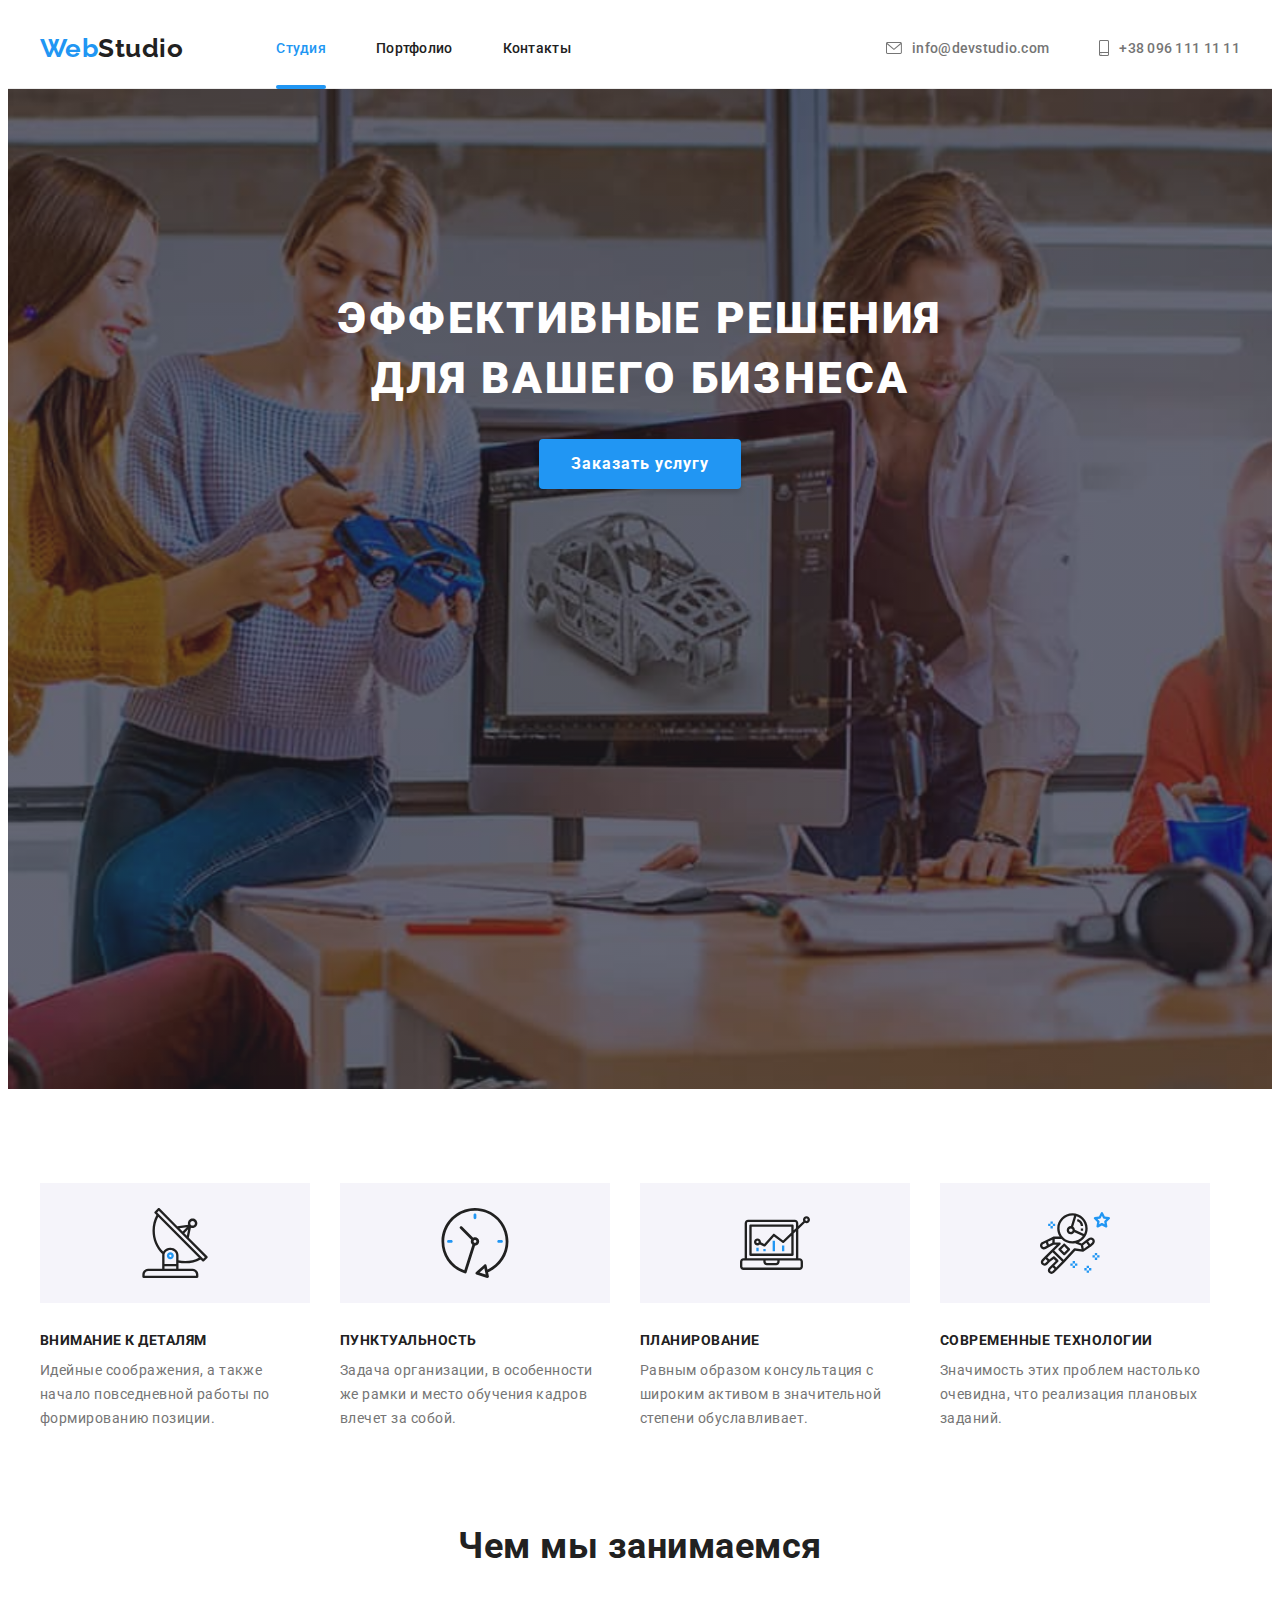
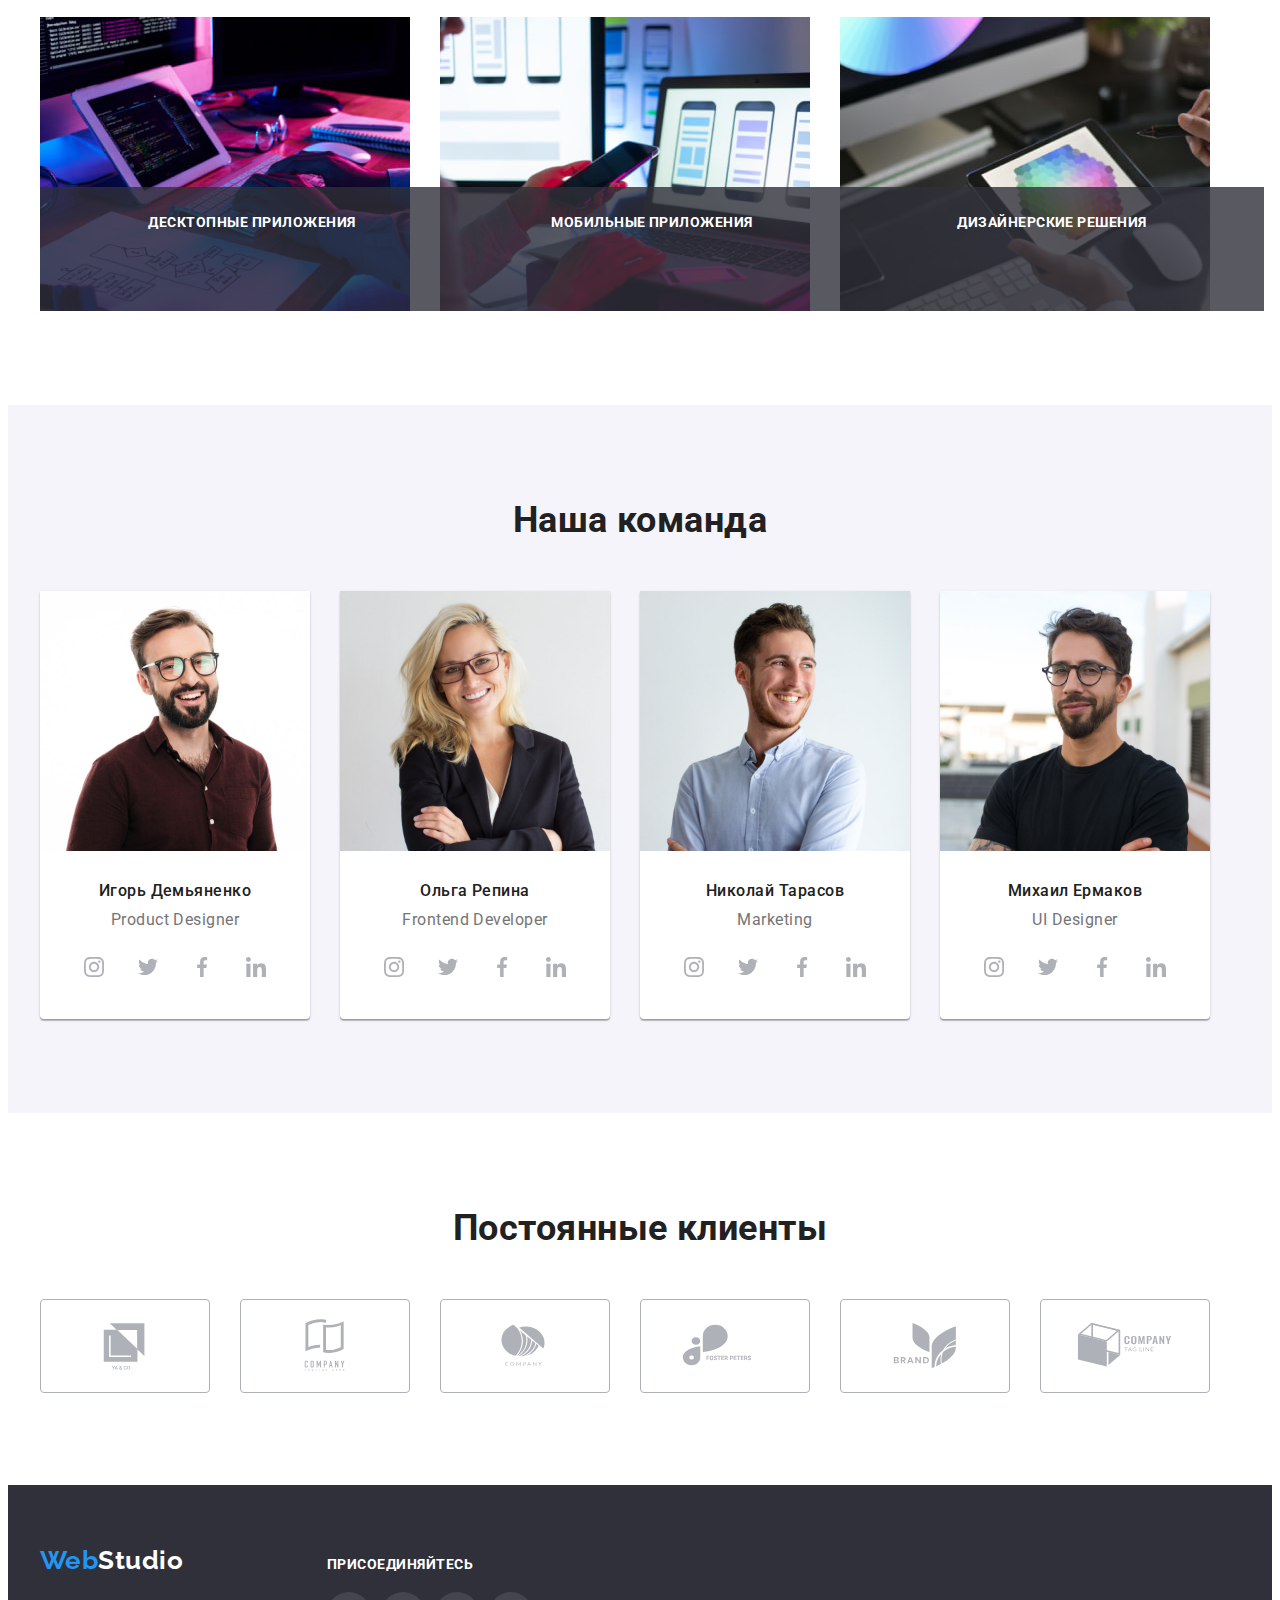
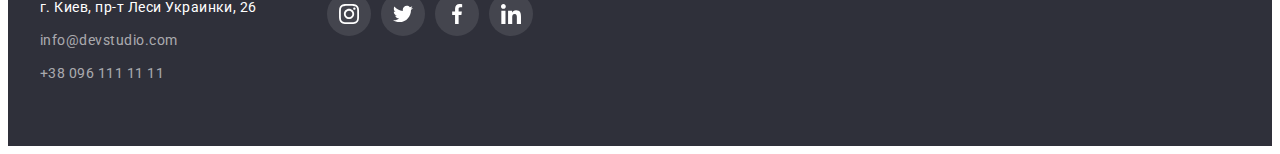
<file: index.html>
<!DOCTYPE html>
<html lang="ru">
  <head>
    <meta charset="UTF-8" />
    <meta http-equiv="X-UA-Compatible" content="IE=edge" />
    <meta name="viewport" content="width=device-width, initial-scale=1.0" />
    <title>WebStudio</title>
    <link rel="preconnect" href="https://fonts.googleapis.com" />
    <link rel="preconnect" href="https://fonts.gstatic.com" crossorigin />
    <link
      href="https://fonts.googleapis.com/css2?family=Raleway:wght@700&family=Roboto:wght@400;500;700;900&display=swap"
      rel="stylesheet"
    />
    <link
      rel="stylesheet"
      href="https://cdnjs.cloudflare.com/ajax/libs/modern-normalize/1.1.0/modern-normalize.min.css"
      integrity="sha512-wpPYUAdjBVSE4KJnH1VR1HeZfpl1ub8YT/NKx4PuQ5NmX2tKuGu6U/JRp5y+Y8XG2tV+wKQpNHVUX03MfMFn9Q=="
      crossorigin="anonymous"
      referrerpolicy="no-referrer"
    />
    <link rel="stylesheet" href="./css/styles.css" />
  </head>

  <body>
    <!--Шапка сайта-->
    <header class="header">
      <div class="container header-wrap">
        <nav class="nav">
          <a href="./index.html" class="nav-logo logo link" lang="en"
            >Web<span class="logo-header">Studio</span></a
          >
          <ul class="nav-list list">
            <li class="nav-item">
              <a href="./index.html" class="nav-link current link">Студия</a>
            </li>
            <li class="nav-item">
              <a href="./portfolio.html" class="nav-link link">Портфолио</a>
            </li>
            <li class="nav-item">
              <a href="" class="nav-link link">Контакты</a>
            </li>
          </ul>
        </nav>
        <ul class="header-list list">
          <li class="header-item">
            <a href="mailto:info@devstudio.com" class="nav-link link">
              <svg class="icon-header-contact" width="16" height="12">
                <use href="./images/icons.svg#icon-envelope"></use></svg
              >info@devstudio.com</a
            >
          </li>
          <li class="header-item">
            <a href="tel:+380961111111" class="nav-link link">
              <svg class="icon-header-contact" width="10" height="16">
                <use href="./images/icons.svg#icon-smartphone"></use></svg
              >+38 096 111 11 11</a
            >
          </li>
        </ul>
      </div>
    </header>

    <main>
      <!--Герой-->
      <section class="hero">
        <div class="container">
          <h1 class="hero-title">Эффективные решения для вашего бизнеса</h1>
          <button class="hero-btn" type="button" data-modal-open>
            Заказать услугу
          </button>
        </div>
      </section>
      <!--Секция Наши преимущества-->
      <section class="advant section">
        <div class="container">
          <h2 class="visually-hidden">Наши преимущества</h2>
          <ul class="list advant-list">
            <li class="advant-item">
              <div class="advant-icon-thumb">
                <svg class="advant-icon">
                  <use href="./images/icons.svg#icon-antenna"></use>
                </svg>
              </div>
              <h3 class="advant-subtitle">Внимание к деталям</h3>
              <p class="advant-text text">
                Идейные соображения, а также начало повседневной работы по
                формированию позиции.
              </p>
            </li>
            <li class="advant-item">
              <div class="advant-icon-thumb">
                <svg class="advant-icon">
                  <use href="./images/icons.svg#icon-clock"></use>
                </svg>
              </div>
              <h3 class="advant-subtitle">Пунктуальность</h3>
              <p class="advant-text text">
                Задача организации, в особенности же рамки и место обучения
                кадров влечет за собой.
              </p>
            </li>
            <li class="advant-item">
              <div class="advant-icon-thumb">
                <svg class="advant-icon">
                  <use href="./images/icons.svg#icon-diagram"></use>
                </svg>
              </div>
              <h3 class="advant-subtitle">Планирование</h3>
              <p class="advant-text text">
                Равным образом консультация с широким активом в значительной
                степени обуславливает.
              </p>
            </li>
            <li class="advant-item">
              <div class="advant-icon-thumb">
                <svg class="advant-icon">
                  <use href="./images/icons.svg#icon-astronaut"></use>
                </svg>
              </div>
              <h3 class="advant-subtitle">Современные технологии</h3>
              <p class="advant-text text">
                Значимость этих проблем настолько очевидна, что реализация
                плановых заданий.
              </p>
            </li>
          </ul>
        </div>
      </section>
      <!--Секция Чем мы занимаемся-->
      <section class="about-section section">
        <div class="container">
          <h2 class="title">Чем мы занимаемся</h2>
          <ul class="about-list list">
            <li class="about-item">
              <a href="" class="about-link link">
                <img
                  src="./images/img1.jpg"
                  alt="Мужчина печатает на клавиатуре"
                  width="370"
                />
                <p class="about-item-text">Десктопные приложения</p>
              </a>
            </li>
            <li class="about-item">
              <a href="" class="about-link link">
                <img
                  src="./images/img2.jpg"
                  alt="Женщина держит в руках телефон"
                  width="370"
                />
                <p class="about-item-text">Мобильные приложения</p>
              </a>
            </li>
            <li class="about-item">
              <a href="" class="about-link link">
                <img
                  src="./images/img3.jpg"
                  alt="Мужчина держит в руках планшет"
                  width="370"
                />
                <p class="about-item-text">Дизайнерские решения</p>
              </a>
            </li>
          </ul>
        </div>
      </section>
      <!--Секция Наша команда-->
      <section class="team section">
        <div class="container">
          <h2 class="title">Наша команда</h2>
          <ul class="team-list list">
            <li class="team-item">
              <img
                src="./images/teamphoto1.jpg"
                alt="Игорь Демьяненко"
                width="270"
              />
              <div class="team-item-content">
                <h3 class="team-user">Игорь Демьяненко</h3>
                <p class="team-desc" lang="en">Product Designer</p>
                <ul class="team-list-soc list">
                  <li class="team-item-icon">
                    <a href="" class="team-link-icon link">
                      <svg class="team-icon">
                        <use href="./images/icons.svg#icon-instagram"></use>
                      </svg>
                    </a>
                  </li>
                  <li class="team-item-icon">
                    <a href="" class="team-link-icon link">
                      <svg class="team-icon">
                        <use href="./images/icons.svg#icon-twitter"></use>
                      </svg>
                    </a>
                  </li>
                  <li class="team-item-icon">
                    <a href="" class="team-link-icon link">
                      <svg class="team-icon">
                        <use href="./images/icons.svg#icon-facebook"></use>
                      </svg>
                    </a>
                  </li>
                  <li class="team-item-icon">
                    <a href="" class="team-link-icon link">
                      <svg class="team-icon">
                        <use href="./images/icons.svg#icon-linkedin"></use>
                      </svg>
                    </a>
                  </li>
                </ul>
              </div>
            </li>
            <li class="team-item">
              <img
                src="./images/teamphoto2.jpg"
                alt="Ольга Репина"
                width="270"
              />
              <div class="team-item-content">
                <h3 class="team-user">Ольга Репина</h3>
                <p class="team-desc" lang="en">Frontend Developer</p>
                <ul class="team-list-soc list">
                  <li class="team-item-icon">
                    <a href="" class="team-link-icon link">
                      <svg class="team-icon">
                        <use href="./images/icons.svg#icon-instagram"></use>
                      </svg>
                    </a>
                  </li>
                  <li class="team-item-icon">
                    <a href="" class="team-link-icon link">
                      <svg class="team-icon">
                        <use href="./images/icons.svg#icon-twitter"></use>
                      </svg>
                    </a>
                  </li>
                  <li class="team-item-icon">
                    <a href="" class="team-link-icon link">
                      <svg class="team-icon">
                        <use href="./images/icons.svg#icon-facebook"></use>
                      </svg>
                    </a>
                  </li>
                  <li class="team-item-icon">
                    <a href="" class="team-link-icon link">
                      <svg class="team-icon">
                        <use href="./images/icons.svg#icon-linkedin"></use>
                      </svg>
                    </a>
                  </li>
                </ul>
              </div>
            </li>
            <li class="team-item">
              <img
                src="./images/teamphoto3.jpg"
                alt="Николай Тарасов"
                width="270"
              />
              <div class="team-item-content">
                <h3 class="team-user">Николай Тарасов</h3>
                <p class="team-desc" lang="en">Marketing</p>
                <ul class="team-list-soc list">
                  <li class="team-item-icon">
                    <a href="" class="team-link-icon link">
                      <svg class="team-icon">
                        <use href="./images/icons.svg#icon-instagram"></use>
                      </svg>
                    </a>
                  </li>
                  <li class="team-item-icon">
                    <a href="" class="team-link-icon link">
                      <svg class="team-icon">
                        <use href="./images/icons.svg#icon-twitter"></use>
                      </svg>
                    </a>
                  </li>
                  <li class="team-item-icon">
                    <a href="" class="team-link-icon link">
                      <svg class="team-icon">
                        <use href="./images/icons.svg#icon-facebook"></use>
                      </svg>
                    </a>
                  </li>
                  <li class="team-item-icon">
                    <a href="" class="team-link-icon link">
                      <svg class="team-icon">
                        <use href="./images/icons.svg#icon-linkedin"></use>
                      </svg>
                    </a>
                  </li>
                </ul>
              </div>
            </li>
            <li class="team-item">
              <img
                src="./images/teamphoto4.jpg"
                alt="Михаил Ермаков"
                width="270"
              />
              <div class="team-item-content">
                <h3 class="team-user">Михаил Ермаков</h3>
                <p class="team-desc" lang="en">UI Designer</p>
                <ul class="team-list-soc list">
                  <li class="team-item-icon">
                    <a href="" class="team-link-icon link">
                      <svg class="team-icon">
                        <use href="./images/icons.svg#icon-instagram"></use>
                      </svg>
                    </a>
                  </li>
                  <li class="team-item-icon">
                    <a href="" class="team-link-icon link">
                      <svg class="team-icon">
                        <use href="./images/icons.svg#icon-twitter"></use>
                      </svg>
                    </a>
                  </li>
                  <li class="team-item-icon">
                    <a href="" class="team-link-icon link">
                      <svg class="team-icon">
                        <use href="./images/icons.svg#icon-facebook"></use>
                      </svg>
                    </a>
                  </li>
                  <li class="team-item-icon">
                    <a href="" class="team-link-icon link">
                      <svg class="team-icon">
                        <use href="./images/icons.svg#icon-linkedin"></use>
                      </svg>
                    </a>
                  </li>
                </ul>
              </div>
            </li>
          </ul>
        </div>
      </section>
      <!--Секция Наши постоянные клиенты-->
      <section class="clients section">
        <div class="container">
          <h2 class="title">Постоянные клиенты</h2>
          <ul class="clients-list list">
            <li class="clients-item">
              <a class="clients-link-icon link">
                <svg class="clients-icon">
                  <use href="./images/icons.svg#icon-logo01"></use>
                </svg>
              </a>
            </li>
            <li class="clients-item">
              <a class="clients-link-icon link">
                <svg class="clients-icon">
                  <use href="./images/icons.svg#icon-logo02"></use>
                </svg>
              </a>
            </li>
            <li class="clients-item">
              <a class="clients-link-icon link">
                <svg class="clients-icon">
                  <use href="./images/icons.svg#icon-logo03"></use>
                </svg>
              </a>
            </li>
            <li class="clients-item">
              <a class="clients-link-icon link">
                <svg class="clients-icon">
                  <use href="./images/icons.svg#icon-logo04"></use>
                </svg>
              </a>
            </li>
            <li class="clients-item">
              <a class="clients-link-icon link">
                <svg class="clients-icon">
                  <use href="./images/icons.svg#icon-logo05"></use>
                </svg>
              </a>
            </li>
            <li class="clients-item">
              <a class="clients-link-icon link">
                <svg class="clients-icon">
                  <use href="./images/icons.svg#icon-logo06"></use>
                </svg>
              </a>
            </li>
          </ul>
        </div>
      </section>
    </main>
    <!--Футер-->
    <footer class="footer">
      <div class="footer-wrap container">
        <div class="footer-contacts">
          <a href="./index.html" class="footer-logo logo link"
            >Web<span class="logo-footer">Studio</span></a
          >
          <address>
            <ul class="text list">
              <li class="footer-item">
                <a
                  href="https://goo.gl/maps/BZQKdsraXfpykEwU6"
                  target="_blank"
                  class="footer-link link"
                  >г. Киев, пр-т Леси Украинки, 26</a
                >
              </li>
              <li class="footer-item">
                <a
                  href="mailto:info@devstudio.com"
                  class="footer-link-contact link"
                  >info@devstudio.com</a
                >
              </li>
              <li class="footer-item">
                <a href="tel:+380961111111" class="footer-link-contact link"
                  >+38 096 111 11 11</a
                >
              </li>
            </ul>
          </address>
        </div>
        <div class="footer-soc">
          <p class="footer-title-soc">Присоединяйтесь</p>
          <ul class="footer-list-soc list">
            <li class="footer-item-soc">
              <a class="footer-link-icon link">
                <svg class="footer-icon">
                  <use href="./images/icons.svg#icon-instagram"></use>
                </svg>
              </a>
            </li>
            <li class="footer-item-soc">
              <a class="footer-link-icon link">
                <svg class="footer-icon">
                  <use href="./images/icons.svg#icon-twitter"></use>
                </svg>
              </a>
            </li>
            <li class="footer-item-soc">
              <a class="footer-link-icon link">
                <svg class="footer-icon">
                  <use href="./images/icons.svg#icon-facebook"></use>
                </svg>
              </a>
            </li>
            <li class="footer-item-soc">
              <a class="footer-link-icon link">
                <svg class="footer-icon">
                  <use href="./images/icons.svg#icon-linkedin"></use>
                </svg>
              </a>
            </li>
          </ul>
        </div>
      </div>
    </footer>
    <!--Модальное окно-->
    <div class="backdrop is-hidden" data-modal>
      <div class="modal">
        <button class="btn-modal-close" type="button" data-modal-close>
          <svg width="18px" height="18px">
            <use href="./images/icons.svg#icon-btnclose"></use>
          </svg>
        </button>
      </div>
    </div>
    <script src="./js/modal.js"></script>
  </body>
</html>
</file>
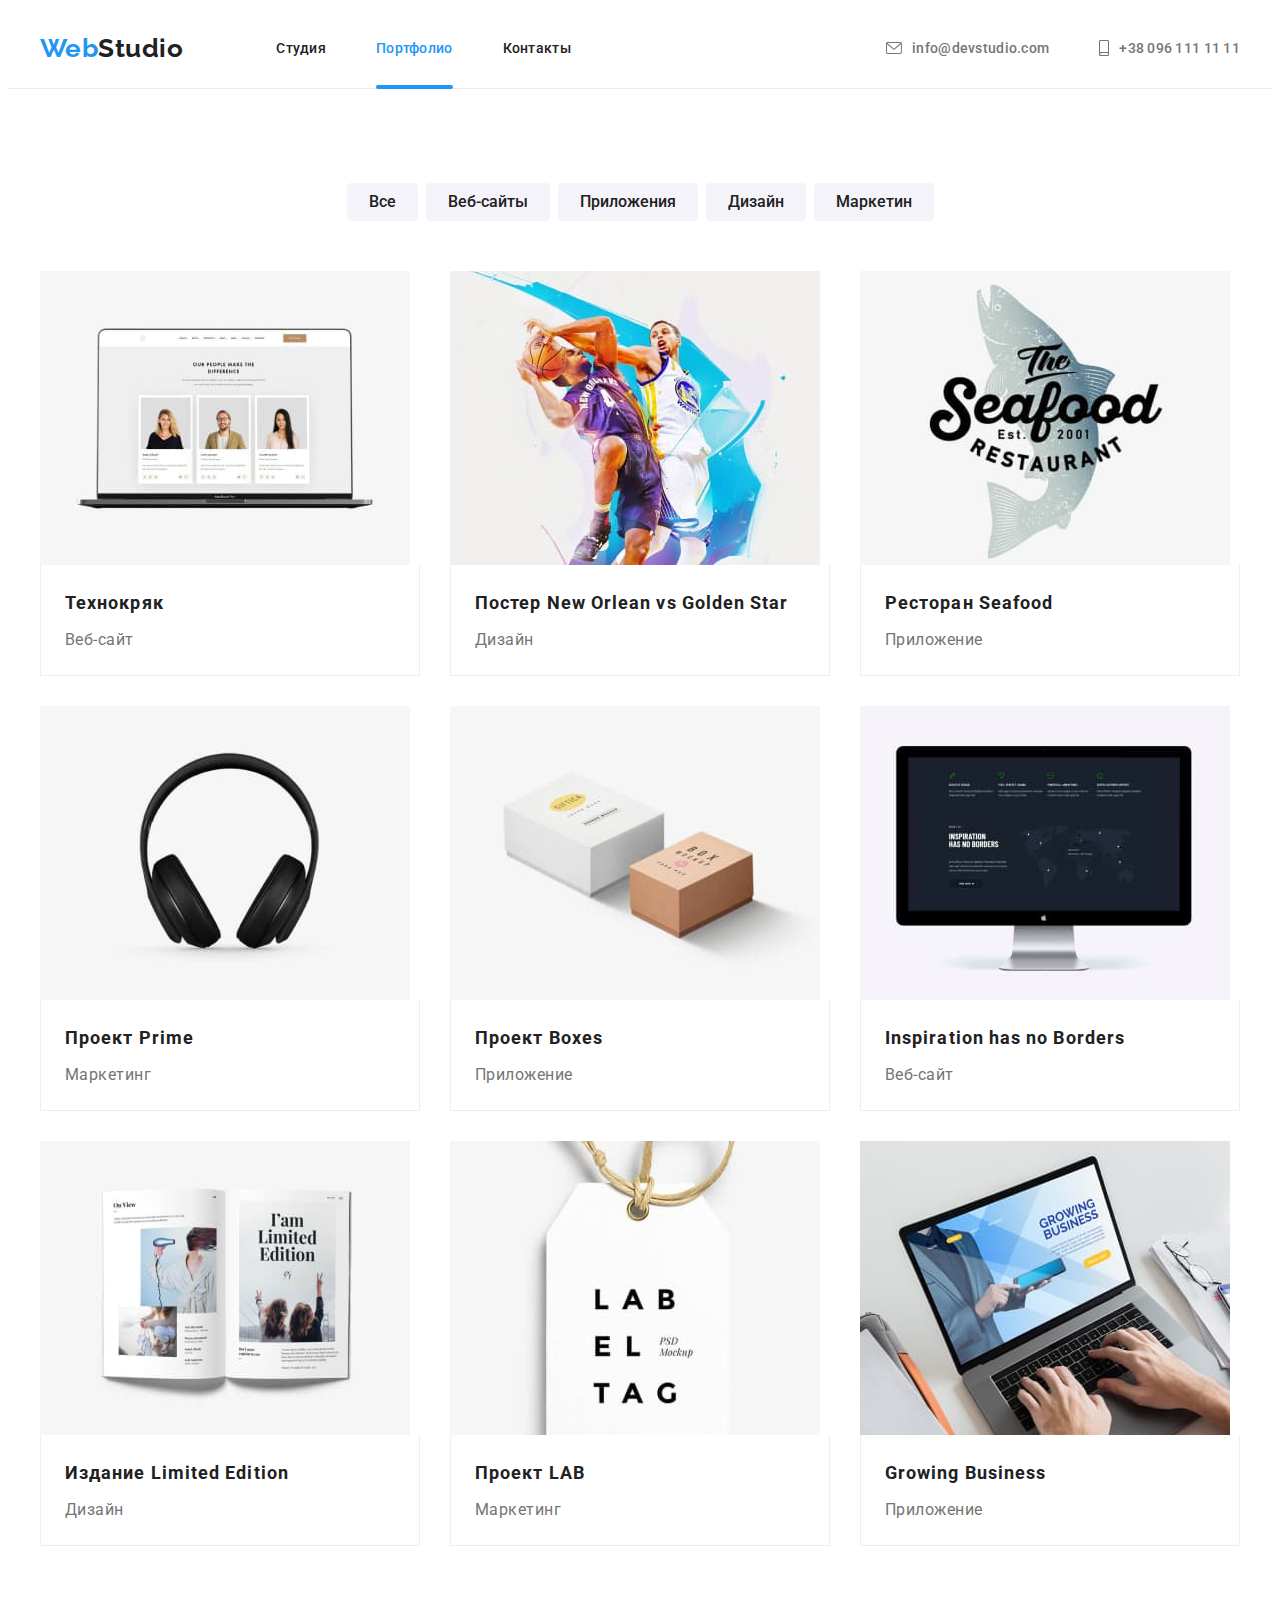
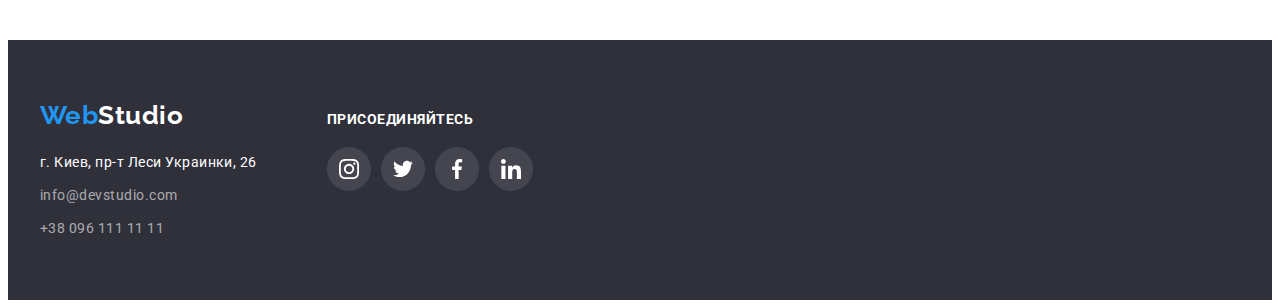
<file: portfolio.html>
<!DOCTYPE html>
<html lang="ru">
  <head>
    <meta charset="UTF-8" />
    <meta http-equiv="X-UA-Compatible" content="IE=edge" />
    <meta name="viewport" content="width=device-width, initial-scale=1.0" />
    <title>Portfolio</title>
    <link rel="preconnect" href="https://fonts.googleapis.com" />
    <link rel="preconnect" href="https://fonts.gstatic.com" crossorigin />
    <link
      href="https://fonts.googleapis.com/css2?family=Raleway:wght@700&family=Roboto:wght@400;500;700;900&display=swap"
      rel="stylesheet"
    />
    <link
      rel="stylesheet"
      href="https://cdnjs.cloudflare.com/ajax/libs/modern-normalize/1.1.0/modern-normalize.min.css"
      integrity="sha512-wpPYUAdjBVSE4KJnH1VR1HeZfpl1ub8YT/NKx4PuQ5NmX2tKuGu6U/JRp5y+Y8XG2tV+wKQpNHVUX03MfMFn9Q=="
      crossorigin="anonymous"
      referrerpolicy="no-referrer"
    />
    <link rel="stylesheet" href="./css/styles.css" />
  </head>
  <body>
    <header class="header">
      <div class="container header-wrap">
        <nav class="nav">
          <a href="./index.html" class="nav-logo logo link" lang="en"
            >Web<span class="logo-header">Studio</span></a
          >
          <ul class="nav-list list">
            <li class="nav-item">
              <a href="./index.html" class="nav-link link">Студия</a>
            </li>
            <li class="nav-item">
              <a href="./portfolio.html" class="nav-link current link"
                >Портфолио</a
              >
            </li>
            <li class="nav-item">
              <a href="" class="nav-link link">Контакты</a>
            </li>
          </ul>
        </nav>
        <ul class="header-list list">
          <li class="header-item">
            <a href="mailto:info@devstudio.com" class="nav-link link">
              <svg class="icon-header-contact" width="16" height="12">
                <use href="./images/icons.svg#icon-envelope"></use></svg
              >info@devstudio.com</a
            >
          </li>
          <li class="header-item">
            <a href="tel:+380961111111" class="nav-link link">
              <svg class="icon-header-contact" width="10" height="16">
                <use href="./images/icons.svg#icon-smartphone"></use></svg
              >+38 096 111 11 11</a
            >
          </li>
        </ul>
      </div>
    </header>

    <main>
      <!--Секция меню портфолио-->
      <section class="portfolio section">
        <div class="container">
          <h1 class="visually-hidden">Портфолио</h1>
          <ul class="portfolio-list list">
            <li class="portfolio-item">
              <button class="portfolio-btn" type="button">Все</button>
            </li>
            <li class="portfolio-item">
              <button class="portfolio-btn" type="button">Веб-сайты</button>
            </li>
            <li class="portfolio-item">
              <button class="portfolio-btn" type="button">Приложения</button>
            </li>
            <li class="portfolio-item">
              <button class="portfolio-btn" type="button">Дизайн</button>
            </li>
            <li class="portfolio-item">
              <button class="portfolio-btn" type="button">Маркетин</button>
            </li>
          </ul>
          <ul class="gallery-list list">
            <li class="gallery-item">
              <a href="" class="gallery-link link">
                <div class="gallery-link-thumb">
                  <img
                    src="images/portfolio/box01.jpg"
                    alt="Открытый ноутбук"
                    width="370"
                    height="294"
                  />
                  <div class="gallery-text-overlay">
                    Технокряк это современная площадка распространения
                    коронавируса. Компании используют эту платформу для
                    цифрового шпионажа и атак на защищённые сервера конкурентов.
                  </div>
                </div>
                <div class="gallery-item-content">
                  <h2 class="gallery-title">Технокряк</h2>
                  <p class="gallery-desc">Веб-сайт</p>
                </div>
              </a>
            </li>
            <li class="gallery-item">
              <a href="" class="gallery-link link">
                <div class="gallery-link-thumb">
                  <img
                    src="images/portfolio/box02.jpg"
                    alt="Мужчины играют в баскетбол"
                    width="370"
                    height="294"
                  />
                  <div class="gallery-text-overlay">
                    Постер New Orlean это современная площадка распространения
                    коронавируса. Компании используют эту платформу для
                    цифрового шпионажа и атак на защищённые сервера конкурентов.
                  </div>
                </div>
                <div class="gallery-item-content">
                  <h2 class="gallery-title">
                    Постер New Orlean vs Golden Star
                  </h2>
                  <p class="gallery-desc">Дизайн</p>
                </div>
              </a>
            </li>
            <li class="gallery-item">
              <a href="" class="gallery-link link">
                <div class="gallery-link-thumb">
                  <img
                    src="images/portfolio/box03.jpg"
                    alt="Эмблема рестора Сифуд"
                    width="370"
                    height="294"
                  />
                  <div class="gallery-text-overlay">
                    Ресторан Seafood это современная площадка распространения
                    коронавируса. Компании используют эту платформу для
                    цифрового шпионажа и атак на защищённые сервера конкурентов.
                  </div>
                </div>
                <div class="gallery-item-content">
                  <h2 class="gallery-title">Ресторан Seafood</h2>
                  <p class="gallery-desc">Приложение</p>
                </div>
              </a>
            </li>
            <li class="gallery-item">
              <a href="" class="gallery-link link">
                <div class="gallery-link-thumb">
                  <img
                    src="images/portfolio/box04.jpg"
                    alt="Наушники"
                    width="370"
                    height="294"
                  />
                  <div class="gallery-text-overlay">
                    Проект Prime это современная площадка распространения
                    коронавируса. Компании используют эту платформу для
                    цифрового шпионажа и атак на защищённые сервера конкурентов.
                  </div>
                </div>
                <div class="gallery-item-content">
                  <h2 class="gallery-title">Проект Prime</h2>
                  <p class="gallery-desc">Маркетинг</p>
                </div>
              </a>
            </li>
            <li class="gallery-item">
              <a href="" class="gallery-link link">
                <div class="gallery-link-thumb">
                  <img
                    src="images/portfolio/box05.jpg"
                    alt="Белая и коричневая коробки"
                    width="370"
                    height="294"
                  />
                  <div class="gallery-text-overlay">
                    Проект Boxes это современная площадка распространения
                    коронавируса. Компании используют эту платформу для
                    цифрового шпионажа и атак на защищённые сервера конкурентов.
                  </div>
                </div>
                <div class="gallery-item-content">
                  <h2 class="gallery-title">Проект Boxes</h2>
                  <p class="gallery-desc">Приложение</p>
                </div>
              </a>
            </li>
            <li class="gallery-item">
              <a href="" class="gallery-link link">
                <div class="gallery-link-thumb">
                  <img
                    src="images/portfolio/box06.jpg"
                    alt="Монитор"
                    width="370"
                    height="294"
                  />
                  <div class="gallery-text-overlay">
                    Inspiration has no Border это современная площадка
                    распространения коронавируса. Компании используют эту
                    платформу для цифрового шпионажа и атак на защищённые
                    сервера конкурентов.
                  </div>
                </div>
                <div class="gallery-item-content">
                  <h2 class="gallery-title">Inspiration has no Borders</h2>
                  <p class="gallery-desc">Веб-сайт</p>
                </div>
              </a>
            </li>
            <li class="gallery-item">
              <a href="" class="gallery-link link">
                <div class="gallery-link-thumb">
                  <img
                    src="images/portfolio/box07.jpg"
                    alt="Открытый журнал"
                    width="370"
                    height="294"
                  />
                  <div class="gallery-text-overlay">
                    Издание Limited Edition это современная площадка
                    распространения коронавируса. Компании используют эту
                    платформу для цифрового шпионажа и атак на защищённые
                    сервера конкурентов.
                  </div>
                </div>
                <div class="gallery-item-content">
                  <h2 class="gallery-title">Издание Limited Edition</h2>
                  <p class="gallery-desc">Дизайн</p>
                </div>
              </a>
            </li>
            <li class="gallery-item">
              <a href="" class="gallery-link link">
                <div class="gallery-link-thumb">
                  <img
                    src="images/portfolio/box08.jpg"
                    alt="Эмблема проекта Лаб"
                    width="370"
                    height="294"
                  />
                  <div class="gallery-text-overlay">
                    Проект LAB это современная площадка распространения
                    коронавируса. Компании используют эту платформу для
                    цифрового шпионажа и атак на защищённые сервера конкурентов.
                  </div>
                </div>
                <div class="gallery-item-content">
                  <h2 class="gallery-title">Проект LAB</h2>
                  <p class="gallery-desc">Маркетинг</p>
                </div>
              </a>
            </li>
            <li class="gallery-item">
              <a href="" class="gallery-link link">
                <div class="gallery-link-thumb">
                  <img
                    src="images/portfolio/box09.jpg"
                    alt="Мужчина печатает на ноутбуке"
                    width="370"
                    height="294"
                  />
                  <div class="gallery-text-overlay">
                    Приложение Growing Business это современная площадка
                    распространения коронавируса. Компании используют эту
                    платформу для цифрового шпионажа и атак на защищённые
                    сервера конкурентов.
                  </div>
                </div>
                <div class="gallery-item-content">
                  <h2 class="gallery-title">Growing Business</h2>
                  <p class="gallery-desc">Приложение</p>
                </div>
              </a>
            </li>
          </ul>
        </div>
      </section>
    </main>

    <footer class="footer">
      <div class="footer-wrap container">
        <div class="footer-contacts">
          <a href="./index.html" class="footer-logo logo link"
            >Web<span class="logo-footer">Studio</span></a
          >
          <address>
            <ul class="text list">
              <li class="footer-item">
                <a
                  href="https://goo.gl/maps/BZQKdsraXfpykEwU6"
                  target="_blank"
                  class="footer-link link"
                  >г. Киев, пр-т Леси Украинки, 26</a
                >
              </li>
              <li class="footer-item">
                <a
                  href="mailto:info@devstudio.com"
                  class="footer-link-contact link"
                  >info@devstudio.com</a
                >
              </li>
              <li class="footer-item">
                <a href="tel:+380961111111" class="footer-link-contact link"
                  >+38 096 111 11 11</a
                >
              </li>
            </ul>
          </address>
        </div>
        <div class="footer-soc">
          <p class="footer-title-soc">Присоединяйтесь</p>
          <ul class="footer-list-soc list">
            <li class="footer-item-soc">
              <a class="footer-link-icon link">
                <svg class="footer-icon">
                  <use href="./images/icons.svg#icon-instagram"></use>
                </svg>
              </a>
            </li>
            <li class="footer-item-soc">
              <a class="footer-link-icon link">
                <svg class="footer-icon">
                  <use href="./images/icons.svg#icon-twitter"></use>
                </svg>
              </a>
            </li>
            <li class="footer-item-soc">
              <a class="footer-link-icon link">
                <svg class="footer-icon">
                  <use href="./images/icons.svg#icon-facebook"></use>
                </svg>
              </a>
            </li>
            <li class="footer-item-soc">
              <a class="footer-link-icon link">
                <svg class="footer-icon">
                  <use href="./images/icons.svg#icon-linkedin"></use>
                </svg>
              </a>
            </li>
          </ul>
        </div>
      </div>
    </footer>
  </body>
</html>
</file>
<file: css/styles.css>
:root {
  --backgraund-first-color: #2f303a;
  --background-second-color: #f5f4fa;
  --white-color: #ffffff;
  --fist-text-color: #212121;
  --second-text-color: #757575;
  --accent-color: #2196f3;
  --soc-link-color: #afb1b8;
  --hover-overly: rgba(33, 150, 243, 0.9);
  --hero-btn-hover-color: #188ce8;

  --timing-function: cubic-bezier(0.4, 0, 0.2, 1);
  --duration: 250ms;
}

p,
h1,
h2,
h3,
h4,
h5,
h6 {
  margin: 0;
}

ul {
  margin: 0;
  padding: 0;
}

img {
  display: block;
}

body {
  font-family: "Roboto", sans-serif;
  color: var(--fist-text-color);
  background: var(--white-color);
  letter-spacing: 0.03em;
}
.container {
  width: 1200px;
  padding-left: 15px;
  padding-right: 15px;
  margin-left: auto;
  margin-right: auto;
}
.section {
  padding-top: 94px;
  padding-bottom: 94px;
}
.visually-hidden {
  position: absolute;
  white-space: nowrap;
  width: 1px;
  height: 1px;
  overflow: hidden;
  border: 0;
  padding: 0;
  clip: rect(0 0 0 0);
  clip-path: inset(50%);
  margin: -1px;
}
.list {
  list-style: none;
}
.link {
  text-decoration: none;
  cursor: pointer;
  transition-property: color;
  transition-timing-function: var(--timing-function);
  transition: var(--duration);
}
.text {
  font-weight: 400;
  line-height: 1.71;
  font-size: 14px;
}

/*----HEADER---- */
.header {
  border-bottom: 1px solid #ececec;
}
.header-wrap,
.nav,
.advant-list,
.about-list,
.team-list {
  display: flex;
}
.logo {
  font-family: "Raleway", sans-serif;
  font-weight: 700;
  font-size: 26px;
  line-height: 1.19;
  color: var(--accent-color);
}
.nav {
  align-items: center;
}
.nav-logo {
  margin-right: 93px;
}
.logo-header {
  color: var(--fist-text-color);
}
.nav-link.current,
.nav-link:hover,
.nav-link:focus {
  color: var(--accent-color);
}
.nav-list {
  color: var(--fist-text-color);
  display: flex;
  align-items: center;
}
.nav-item + .nav-item {
  margin-left: 50px;
}
.header-item:not(:last-child) {
  margin-right: 50px;
}
.nav-link {
  position: relative;
  display: flex;
  align-items: center;
  font-weight: 500;
  line-height: 1.15;
  font-size: 14px;
  letter-spacing: 0.02em;
  color: currentColor;
  padding-top: 32px;
  padding-bottom: 32px;
}
.nav-link.current::after {
  content: "";
  position: absolute;
  bottom: -1px;
  left: 0;
  width: 100%;
  height: 4px;
  background-color: var(--accent-color);
  border-radius: 2px;
}
.icon-header-contact {
  margin-right: 10px;
  fill: currentColor;
}
.header-list {
  color: var(--second-text-color);
  display: flex;
  margin-left: auto;
  align-items: center;
}

/* ----HERO---- */
.hero {
  max-width: 1600px;
  min-height: 600px;
  padding-top: 200px;
  padding-bottom: 200px;
  margin: 0 auto;
  background: var(--backgraund-first-color);
  background-image: linear-gradient(
      to right,
      rgba(47, 48, 58, 0.4),
      rgba(47, 48, 58, 0.4)
    ),
    url(../images/headerimg.jpg);
  background-repeat: no-repeat;
  background-position: center;
  background-size: cover;
}
.hero-title {
  font-weight: 900;
  font-size: 44px;
  line-height: 1.36;
  text-align: center;
  letter-spacing: 0.06em;
  text-transform: uppercase;
  color: var(--white-color);
  max-width: 696px;
  margin-bottom: 30px;
  margin-right: auto;
  margin-left: auto;
}
.hero-btn {
  transition-property: background-color;
  transition-timing-function: var(--timing-function);
  transition-duration: var(--duration);
  display: block;
  font-family: inherit;
  font-weight: 700;
  font-size: 16px;
  line-height: 1.88;
  letter-spacing: 0.06em;
  background: var(--accent-color);
  color: var(--white-color);
  border: none;
  box-shadow: 0px 4px 4px rgba(0, 0, 0, 0.15);
  border-radius: 4px;
  padding: 10px 32px;
  margin: 0 auto;
}
.hero-btn:hover,
.hero-btn:focus {
  background: var(--hero-btn-hover-color);
  cursor: pointer;
}

/* ----ADVANT---- */
.advant-item:not(:last-child),
.about-item:not(:last-child),
.team-item:not(:last-child) {
  margin-right: 30px;
}
.advant-item {
  flex-basis: calc((100% - 120px) / 4);
}
.advant-icon-thumb {
  display: flex;
  width: 270px;
  height: 120px;
  justify-content: center;
  align-items: center;
  background-color: var(--background-second-color);
  margin-bottom: 30px;
}
.advant-icon {
  width: 70px;
  height: 70px;
}
.advant-subtitle {
  font-weight: 700;
  line-height: 1.14;
  font-size: 14px;
  text-transform: uppercase;
  color: var(--fist-text-color);
  margin-bottom: 10px;
}
.advant-text {
  color: var(--second-text-color);
}

/* ----ABOUT---- */
.about-section {
  padding-top: 0;
}
.title {
  font-weight: 700;
  font-size: 36px;
  line-height: 1.17;
  text-align: center;
  color: var(--fist-text-color);
  margin-bottom: 50px;
}
.about-item {
  flex-basis: calc((100% - 90px) / 3);
}
.about-link {
  position: relative;
  display: block;
}
.about-item-text {
  position: absolute;
  bottom: 0;
  left: 0;
  width: 100%;
  height: 70px;
  padding: 27px;
  font-weight: 700;
  font-size: 14px;
  line-height: calc(16 / 14);
  text-align: center;
  text-transform: uppercase;
  color: var(--white-color);
  background-color: rgba(47, 48, 58, 0.8);
}

/* ----TEAM---- */
.team {
  background-color: var(--background-second-color);
}
.team-item {
  background: var(--white-color);
  flex-basis: calc((100% - 120px) / 4);
  box-shadow: 0px 1px 3px rgba(0, 0, 0, 0.12), 0px 1px 1px rgba(0, 0, 0, 0.14),
    0px 2px 1px rgba(0, 0, 0, 0.2);
  border-radius: 0px 0px 4px 4px;
}
.team-item-content {
  padding: 30px 32px;
}
.team-user {
  font-weight: 500;
  font-size: 16px;
  line-height: 1.19;
  text-align: center;
  color: var(--fist-text-color);
  margin-bottom: 10px;
}
.team-desc {
  font-size: 16px;
  line-height: 1.19;
  text-align: center;
  color: var(--second-text-color);
  margin-bottom: 16px;
}
.team-list-soc {
  display: flex;
}
.team-item-icon {
  width: 44px;
  height: 44px;
}
.team-item-icon + .team-item-icon {
  margin-left: 10px;
}
.team-link-icon {
  transition-property: background-color;
  transition-timing-function: var(--timing-function);
  transition-duration: var(--duration);
  display: flex;
  justify-content: center;
  align-items: center;
  width: 100%;
  height: 100%;
  border-radius: 50%;
  color: var(--soc-link-color);
}
.team-link-icon:hover,
.team-link-icon:focus {
  color: var(--white-color);
  background-color: var(--accent-color);
}
.team-icon {
  width: 20px;
  height: 20px;
  fill: currentColor;
}
/* ----CLIENTS---- */
.clients-list {
  display: flex;
}
.clients-item {
  display: flex;
  width: 170px;
  height: 92px;
}
.clients-item + .clients-item {
  margin-left: 30px;
}
.clients-link-icon {
  transition-property: border-color;
  transition-timing-function: var(--timing-function);
  transition-duration: var(--duration);
  display: flex;
  justify-content: center;
  align-items: center;
  width: 100%;
  height: 100%;
  border: 1px solid var(--soc-link-color);
  border-radius: 4px;
  color: var(--soc-link-color);
}
.clients-icon {
  width: 106px;
  height: 60px;
  fill: currentColor;
}
.clients-link-icon:hover,
.clients-link-icon:focus {
  color: var(--accent-color);
  border-color: var(--accent-color);
}
/* ----FOOTER---- */
.footer {
  background-color: var(--backgraund-first-color);
  padding-top: 60px;
  padding-bottom: 60px;
}
.footer-wrap {
  display: flex;
  align-items: baseline;
}
.footer-contacts {
  margin-right: 70px;
}
.footer-logo {
  display: block;
  margin-bottom: 20px;
}
.logo-footer,
.footer-link {
  color: var(--white-color);
  font-style: normal;
}
.footer-link,
.footer-link-contact {
  font-size: 14px;
  line-height: 1.71;
}
.footer-link-contact {
  font-style: normal;
  color: rgba(255, 255, 255, 0.6);
}
.footer-link-contact:hover,
.footer-link-contact:focus,
.footer-link:hover,
.footer-link:focus {
  color: var(--white-color);
}
.footer-item:not(:last-child) {
  margin-bottom: 9px;
}
.footer-title-soc {
  font-weight: 700;
  font-size: 14px;
  line-height: calc(16 / 14);
  text-transform: uppercase;
  color: var(--white-color);
  margin-bottom: 20px;
}
.footer-list-soc {
  display: flex;
}
.footer-item-soc {
  width: 44px;
  height: 44px;
}
.footer-item-soc + .footer-item-soc {
  margin-left: 10px;
}
.footer-link-icon {
  transition-property: background-color;
  transition-timing-function: var(--timing-function);
  transition-duration: var(--duration);
  display: flex;
  justify-content: center;
  align-items: center;
  width: 100%;
  height: 100%;
  border-radius: 50%;
  background: rgba(255, 255, 255, 0.1);
  color: var(--white-color);
}
.footer-link-icon:hover,
.footer-link-icon:focus {
  background-color: var(--accent-color);
}
.footer-icon {
  width: 20px;
  height: 20px;
  fill: currentColor;
}

/* ----PORTFOLIO---- */
.portfolio-list {
  display: flex;
  justify-content: center;
  margin-bottom: 50px;
}
.portfolio-item:not(:last-child) {
  margin-right: 8px;
}
.portfolio-btn {
  transition-property: color, background-color, box-shadow;
  transition-timing-function: var(--timing-function);
  transition-duration: var(--duration);
  font-family: inherit;
  font-weight: 500;
  font-size: 16px;
  line-height: 1.62;
  text-align: center;
  color: var(--fist-text-color);
  background-color: var(--background-second-color);
  cursor: pointer;
  border: none;
  border-radius: 4px;
  padding: 6px 22px;
}
.portfolio-btn:hover,
.portfolio-btn:focus {
  color: var(--white-color);
  background-color: var(--accent-color);
  box-shadow: 0px 3px 1px rgba(0, 0, 0, 0.1), 0px 1px 2px rgba(0, 0, 0, 0.08),
    0px 2px 2px rgba(0, 0, 0, 0.12);
}

/* ----GALLERY---- */
.gallery-list {
  display: flex;
  flex-wrap: wrap;
  margin-top: -30px;
  margin-right: -30px;
}
.gallery-item {
  margin-top: 30px;
  margin-right: 30px;
  flex-basis: calc((100% - 90px) / 3);
}
.gallery-link {
  transition-property: box-shadow;
  transition-timing-function: var(--timing-function);
  transition-duration: var(--duration);
  display: block;
}
.gallery-link:hover,
.gallery-link:focus {
  box-shadow: 0px 1px 1px rgba(0, 0, 0, 0.12), 0px 4px 4px rgba(0, 0, 0, 0.06),
    1px 4px 6px rgba(0, 0, 0, 0.16);
}
.gallery-link-thumb {
  position: relative;
  overflow: hidden;
}
.gallery-text-overlay {
  position: absolute;
  top: 100%;
  left: 0;
  width: 100%;
  height: 100%;
  padding: 63px 24px;
  overflow: hidden;
  font-size: 18px;
  line-height: calc(28 / 18);
  color: var(--white-color);
  background-color: var(--hover-overly);

  transition-property: transform;
  transition-timing-function: var(--timing-function);
  transition-duration: var(--duration);
}
.gallery-link:hover .gallery-text-overlay,
.gallery-link:focus .gallery-text-overlay {
  transform: translateY(-100%);
}
.gallery-item-content {
  padding: 20px 24px;
  border: 1px solid #eeeeee;
  border-top: none;
}

.gallery-title {
  font-weight: 700;
  font-size: 18px;
  line-height: 2;
  letter-spacing: 0.06em;
  color: var(--fist-text-color);
  margin-bottom: 4px;
}
.gallery-desc {
  font-size: 16px;
  line-height: 1.87;
  color: var(--second-text-color);
}

/* ----MODAL---- */
.backdrop {
  position: fixed;
  top: 0;
  left: 0;
  width: 100vw;
  height: 100vh;
  background-color: rgba(0, 0, 0, 0.2);
}
.modal {
  position: absolute;
  top: 50%;
  left: 50%;
  transform: translate(-50%, -50%) scale(1);
  transition-property: transform;
  transition-timing-function: var(--timing-function);
  transition-duration: var(--duration);
  width: 528px;
  height: 581px;
  border-radius: 4px;
  background-color: var(--white-color);
  box-shadow: 0px 1px 3px rgba(0, 0, 0, 0.12), 0px 1px 1px rgba(0, 0, 0, 0.14),
    0px 2px 1px rgba(0, 0, 0, 0.2);
  visibility: visible;
}
.is-hidden {
  opacity: 0;
  pointer-events: none;
  visibility: hidden;
}
.btn-modal-close {
  position: absolute;
  transition-property: fill;
  transition-timing-function: var(--timing-function);
  transition-duration: var(--duration);
  top: 8px;
  right: 8px;
  display: flex;
  justify-content: center;
  align-items: center;
  width: 30px;
  height: 30px;
  border-radius: 50%;
  border: 1px solid rgba(0, 0, 0, 0.1);
}
.btn-modal-close:hover {
  cursor: pointer;
  fill: var(--accent-color);
}
</file>
